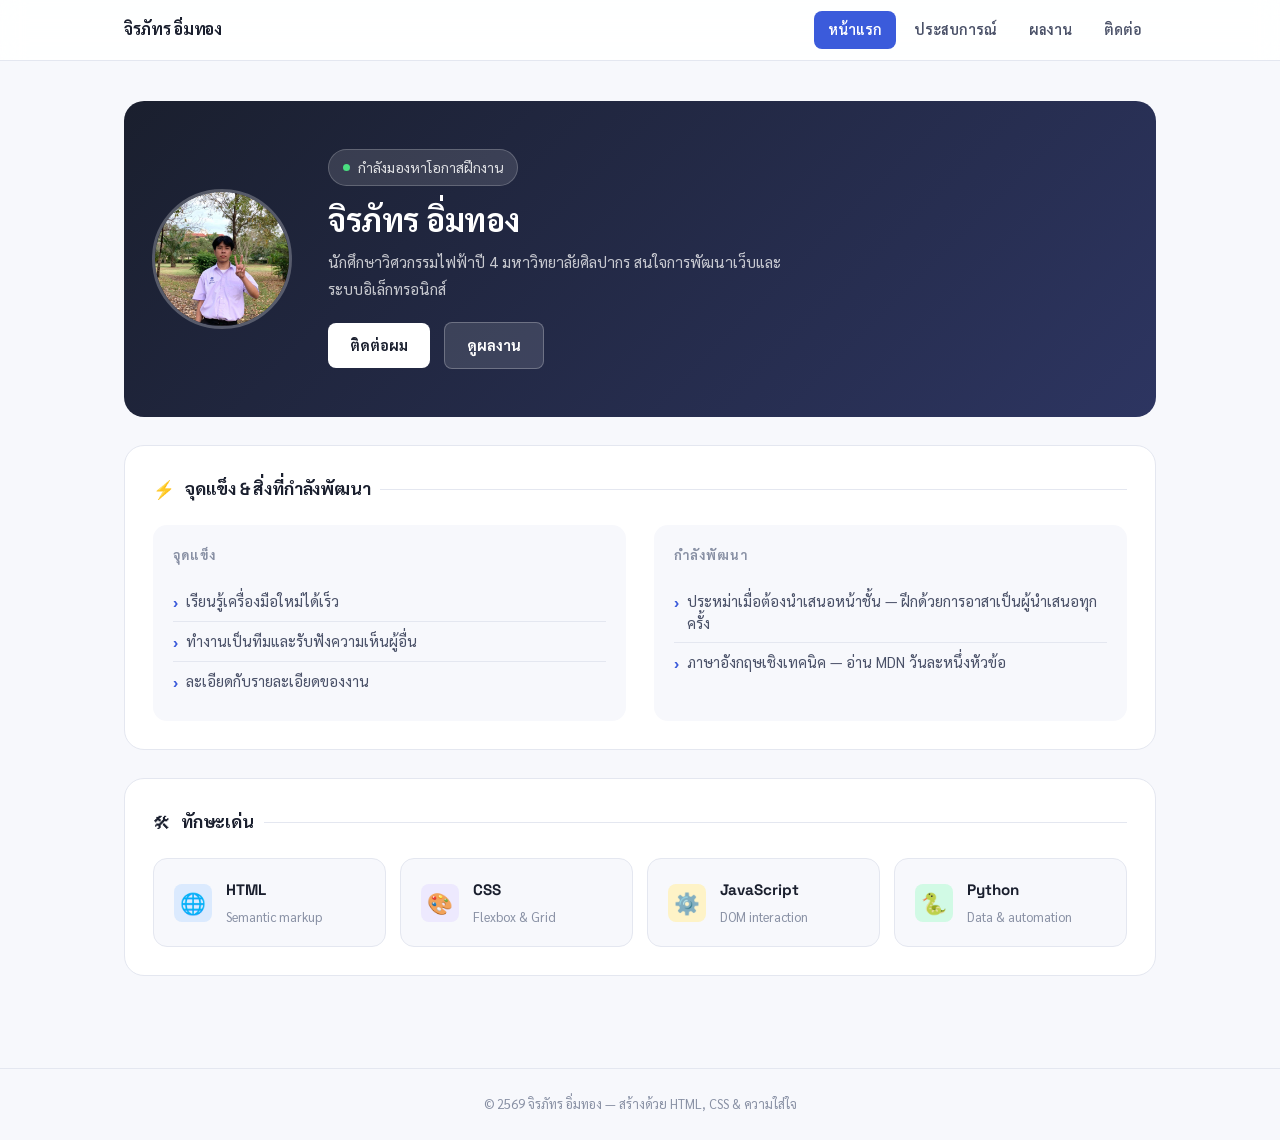
<file: index.html>
<!DOCTYPE html>
<html lang="th">
<head>
  <meta charset="UTF-8">
  <meta name="viewport" content="width=device-width, initial-scale=1.0">
  <title>หน้าแรก | จิรภัทร อิ่มทอง</title>
  <link rel="preconnect" href="https://fonts.googleapis.com">
  <link href="https://fonts.googleapis.com/css2?family=Sarabun:wght@300;400;600;700&family=Space+Grotesk:wght@400;600;700&display=swap" rel="stylesheet">
  <link rel="stylesheet" href="style.css">
</head>
<body>

<nav class="nav">
  <div class="nav-inner">
    <a href="index.html" class="nav-logo">จิรภัทร อิ่มทอง</a>
    <button class="menu-toggle" id="menu-toggle" aria-label="เปิดปิดเมนู" aria-expanded="false">☰</button>
    <div class="nav-links" id="nav-links">
      <a href="index.html" class="active">หน้าแรก</a>
      <a href="experience.html">ประสบการณ์</a>
      <a href="projects.html">ผลงาน</a>
      <a href="contact.html">ติดต่อ</a>
    </div>
  </div>
</nav>

<main>

  <!-- Hero -->
  <div class="hero">
    <img src="480169349_9198774656882216_2256564764529380308_n.jpg" alt="จิรภัทร อิ่มทอง" class="avatar">
    <div class="hero-text">
      <div class="hero-badge"><span class="dot"></span> กำลังมองหาโอกาสฝึกงาน</div>
      <h1>จิรภัทร อิ่มทอง</h1>
      <p class="hero-desc">นักศึกษาวิศวกรรมไฟฟ้าปี 4 มหาวิทยาลัยศิลปากร สนใจการพัฒนาเว็บและระบบอิเล็กทรอนิกส์</p>
      <a href="contact.html" class="btn">ติดต่อผม</a>
      <a href="projects.html" class="btn btn-ghost">ดูผลงาน</a>
    </div>
  </div>

  <!-- จุดแข็ง / กำลังพัฒนา -->
  <div class="card">
    <div class="sec-head">
      <span class="icon">⚡</span>
      <h2>จุดแข็ง & สิ่งที่กำลังพัฒนา</h2>
      <div class="bar"></div>
    </div>
    <div class="two-col">
      <div class="col-card">
        <h3>จุดแข็ง</h3>
        <ul>
          <li>เรียนรู้เครื่องมือใหม่ได้เร็ว</li>
          <li>ทำงานเป็นทีมและรับฟังความเห็นผู้อื่น</li>
          <li>ละเอียดกับรายละเอียดของงาน</li>
        </ul>
      </div>
      <div class="col-card">
        <h3>กำลังพัฒนา</h3>
        <ul>
          <li>ประหม่าเมื่อต้องนำเสนอหน้าชั้น — ฝึกด้วยการอาสาเป็นผู้นำเสนอทุกครั้ง</li>
          <li>ภาษาอังกฤษเชิงเทคนิค — อ่าน MDN วันละหนึ่งหัวข้อ</li>
        </ul>
      </div>
    </div>
  </div>

  <!-- ทักษะ -->
  <div class="card">
    <div class="sec-head">
      <span class="icon">🛠</span>
      <h2>ทักษะเด่น</h2>
      <div class="bar"></div>
    </div>
    <div class="skill-grid">
      <div class="skill-card">
        <div class="skill-icon blue">🌐</div>
        <div class="skill-info">
          <h3>HTML</h3>
          <p>Semantic markup</p>
        </div>
      </div>
      <div class="skill-card">
        <div class="skill-icon purple">🎨</div>
        <div class="skill-info">
          <h3>CSS</h3>
          <p>Flexbox & Grid</p>
        </div>
      </div>
      <div class="skill-card">
        <div class="skill-icon yellow">⚙️</div>
        <div class="skill-info">
          <h3>JavaScript</h3>
          <p>DOM interaction</p>
        </div>
      </div>
      <div class="skill-card">
        <div class="skill-icon green">🐍</div>
        <div class="skill-info">
          <h3>Python</h3>
          <p>Data & automation</p>
        </div>
      </div>
    </div>
  </div>

</main>

<footer>
  <p>© 2569 จิรภัทร อิ่มทอง — สร้างด้วย HTML, CSS & ความใส่ใจ</p>
</footer>

<script src="script.js"></script>
</body>
</html>
</file>
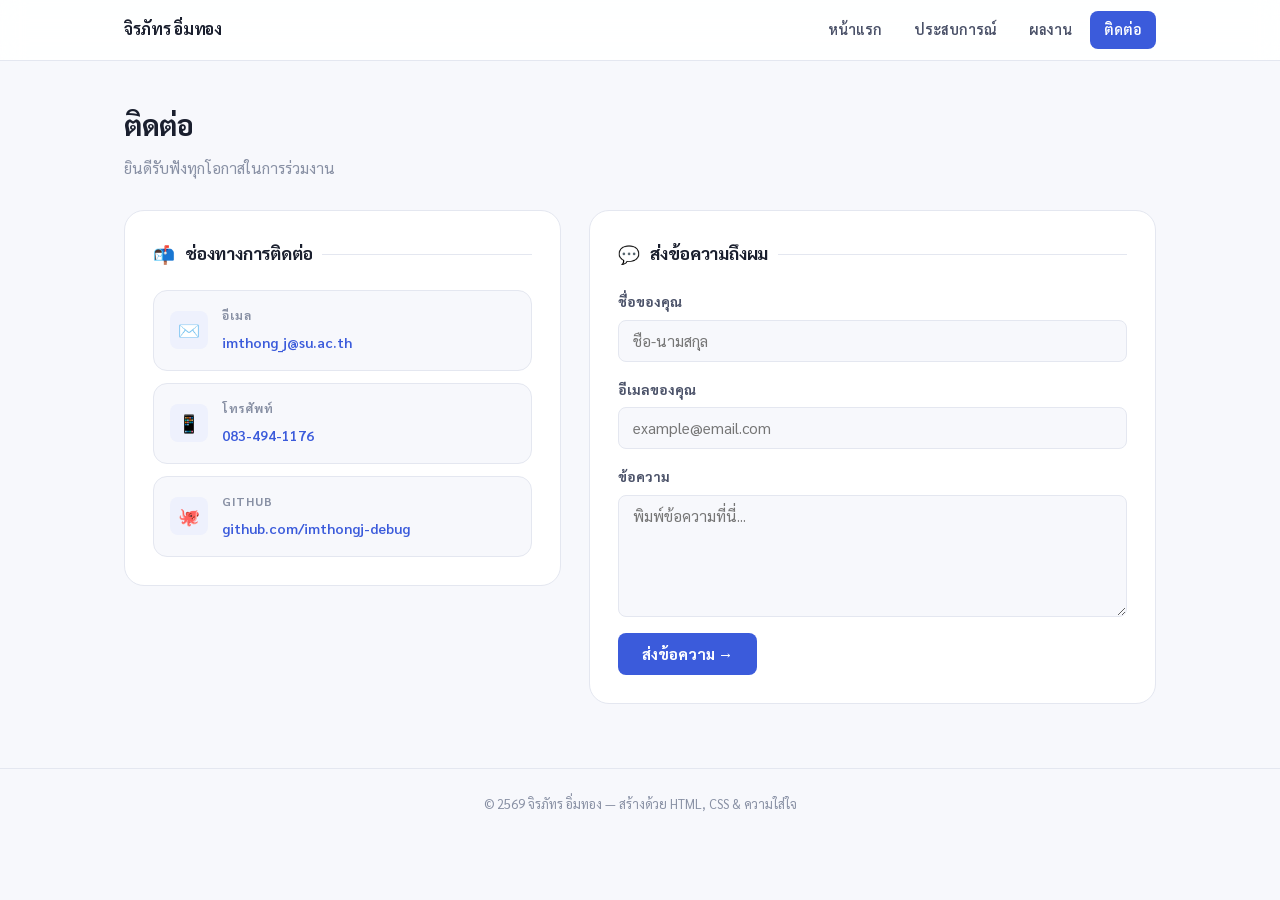
<file: contact.html>
<!DOCTYPE html>
<html lang="th">
<head>
  <meta charset="UTF-8">
  <meta name="viewport" content="width=device-width, initial-scale=1.0">
  <title>ติดต่อ | จิรภัทร อิ่มทอง</title>
  <link rel="preconnect" href="https://fonts.googleapis.com">
  <link href="https://fonts.googleapis.com/css2?family=Sarabun:wght@300;400;600;700&family=Space+Grotesk:wght@400;600;700&display=swap" rel="stylesheet">
  <link rel="stylesheet" href="style.css">
</head>
<body>

<nav class="nav">
  <div class="nav-inner">
    <a href="index.html" class="nav-logo">จิรภัทร อิ่มทอง</a>
    <button class="menu-toggle" id="menu-toggle" aria-label="เปิดปิดเมนู" aria-expanded="false">☰</button>
    <div class="nav-links" id="nav-links">
      <a href="index.html">หน้าแรก</a>
      <a href="experience.html">ประสบการณ์</a>
      <a href="projects.html">ผลงาน</a>
      <a href="contact.html" class="active">ติดต่อ</a>
    </div>
  </div>
</nav>

<main>

  <div class="page-header">
    <h1>ติดต่อ</h1>
    <p>ยินดีรับฟังทุกโอกาสในการร่วมงาน</p>
  </div>

  <div class="contact-grid">

    <div class="card" style="margin-bottom: 0;">
      <div class="sec-head">
        <span class="icon">📬</span>
        <h2>ช่องทางการติดต่อ</h2>
        <div class="bar"></div>
      </div>
      <div class="contact-items">
        <div class="contact-item">
          <div class="contact-icon">✉️</div>
          <div class="contact-info">
            <label>อีเมล</label>
            <a href="mailto:imthong_j@su.ac.th">imthong_j@su.ac.th</a>
          </div>
        </div>
        <div class="contact-item">
          <div class="contact-icon">📱</div>
          <div class="contact-info">
            <label>โทรศัพท์</label>
            <a href="tel:+66834941176">083-494-1176</a>
          </div>
        </div>
        <div class="contact-item">
          <div class="contact-icon">🐙</div>
          <div class="contact-info">
            <label>GitHub</label>
            <a href="https://github.com/imthongj-debug" target="_blank" rel="noopener">github.com/imthongj-debug</a>
          </div>
        </div>
      </div>
    </div>

    <div class="card" style="margin-bottom: 0;">
      <div class="sec-head">
        <span class="icon">💬</span>
        <h2>ส่งข้อความถึงผม</h2>
        <div class="bar"></div>
      </div>
      <form action="https://formspree.io/f/YOURID" method="POST">
        <div class="form-field">
          <label for="name">ชื่อของคุณ</label>
          <input type="text" id="name" name="name" placeholder="ชื่อ-นามสกุล" required>
        </div>
        <div class="form-field">
          <label for="email">อีเมลของคุณ</label>
          <input type="email" id="email" name="email" placeholder="example@email.com" required>
        </div>
        <div class="form-field">
          <label for="message">ข้อความ</label>
          <textarea id="message" name="message" rows="5" placeholder="พิมพ์ข้อความที่นี่..." required></textarea>
        </div>
        <button type="submit" class="btn-accent">ส่งข้อความ →</button>
      </form>
    </div>

  </div>

</main>

<footer>
  <p>© 2569 จิรภัทร อิ่มทอง — สร้างด้วย HTML, CSS & ความใส่ใจ</p>
</footer>

<script src="script.js"></script>
</body>
</html>
</file>
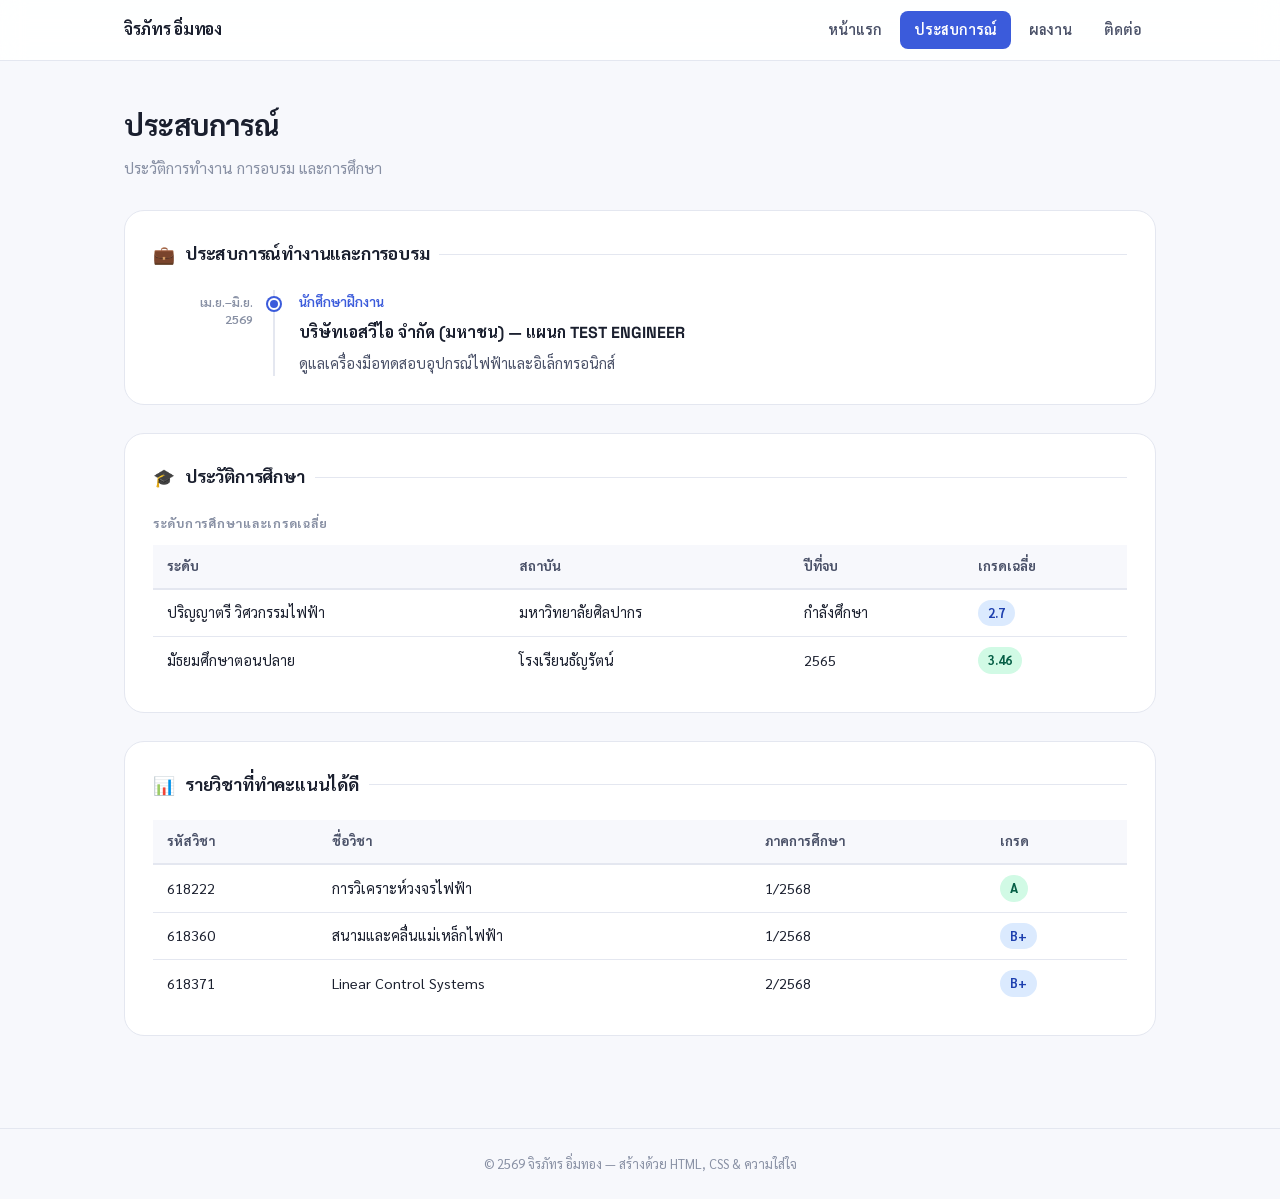
<file: experience.html>
<!DOCTYPE html>
<html lang="th">
<head>
  <meta charset="UTF-8">
  <meta name="viewport" content="width=device-width, initial-scale=1.0">
  <title>ประสบการณ์ | จิรภัทร อิ่มทอง</title>
  <link rel="preconnect" href="https://fonts.googleapis.com">
  <link href="https://fonts.googleapis.com/css2?family=Sarabun:wght@300;400;600;700&family=Space+Grotesk:wght@400;600;700&display=swap" rel="stylesheet">
  <link rel="stylesheet" href="style.css">
</head>
<body>

<nav class="nav">
  <div class="nav-inner">
    <a href="index.html" class="nav-logo">จิรภัทร อิ่มทอง</a>
    <button class="menu-toggle" id="menu-toggle" aria-label="เปิดปิดเมนู" aria-expanded="false">☰</button>
    <div class="nav-links" id="nav-links">
      <a href="index.html">หน้าแรก</a>
      <a href="experience.html" class="active">ประสบการณ์</a>
      <a href="projects.html">ผลงาน</a>
      <a href="contact.html">ติดต่อ</a>
    </div>
  </div>
</nav>

<main>

  <div class="page-header">
    <h1>ประสบการณ์</h1>
    <p>ประวัติการทำงาน การอบรม และการศึกษา</p>
  </div>

  <!-- ประสบการณ์ทำงาน -->
  <div class="card">
    <div class="sec-head">
      <span class="icon">💼</span>
      <h2>ประสบการณ์ทำงานและการอบรม</h2>
      <div class="bar"></div>
    </div>
    <div class="timeline">
      <div class="tl-item">
        <div class="tl-left">
          <div class="tl-period">เม.ย.–มิ.ย.<br>2569</div>
        </div>
        <div class="tl-right">
          <div class="tl-sub">นักศึกษาฝึกงาน</div>
          <div class="tl-title">บริษัทเอสวีไอ จำกัด (มหาชน) — แผนก TEST ENGINEER</div>
          <div class="tl-desc">ดูแลเครื่องมือทดสอบอุปกรณ์ไฟฟ้าและอิเล็กทรอนิกส์</div>
        </div>
      </div>
      </div>
    </div>
  </div>

  <!-- การศึกษา -->
  <div class="card">
    <div class="sec-head">
      <span class="icon">🎓</span>
      <h2>ประวัติการศึกษา</h2>
      <div class="bar"></div>
    </div>
    <table class="data-table">
      <caption>ระดับการศึกษาและเกรดเฉลี่ย</caption>
      <thead>
        <tr>
          <th>ระดับ</th>
          <th>สถาบัน</th>
          <th>ปีที่จบ</th>
          <th>เกรดเฉลี่ย</th>
        </tr>
      </thead>
      <tbody>
        <tr>
          <td>ปริญญาตรี วิศวกรรมไฟฟ้า</td>
          <td>มหาวิทยาลัยศิลปากร</td>
          <td>กำลังศึกษา</td>
          <td><span class="grade-pill Bp">2.7</span></td>
        </tr>
        <tr>
          <td>มัธยมศึกษาตอนปลาย</td>
          <td>โรงเรียนธัญรัตน์</td>
          <td>2565</td>
          <td><span class="grade-pill A">3.46</span></td>
        </tr>
      </tbody>
    </table>
  </div>

  <!-- รายวิชา -->
  <div class="card">
    <div class="sec-head">
      <span class="icon">📊</span>
      <h2>รายวิชาที่ทำคะแนนได้ดี</h2>
      <div class="bar"></div>
    </div>
    <table class="data-table">
      <thead>
        <tr>
          <th>รหัสวิชา</th>
          <th>ชื่อวิชา</th>
          <th>ภาคการศึกษา</th>
          <th>เกรด</th>
        </tr>
      </thead>
      <tbody>
        <tr>
          <td>618222</td>
          <td>การวิเคราะห์วงจรไฟฟ้า</td>
          <td>1/2568</td>
          <td><span class="grade-pill A">A</span></td>
        </tr>
        <tr>
          <td>618360</td>
          <td>สนามและคลื่นแม่เหล็กไฟฟ้า</td>
          <td>1/2568</td>
          <td><span class="grade-pill Bp">B+</span></td>
        </tr>
        <tr>
          <td>618371</td>
          <td>Linear Control Systems</td>
          <td>2/2568</td>
          <td><span class="grade-pill Bp">B+</span></td>
        </tr>
      </tbody>
    </table>
  </div>

</main>

<footer>
  <p>© 2569 จิรภัทร อิ่มทอง — สร้างด้วย HTML, CSS & ความใส่ใจ</p>
</footer>

<script src="script.js"></script>
</body>
</html>
</file>
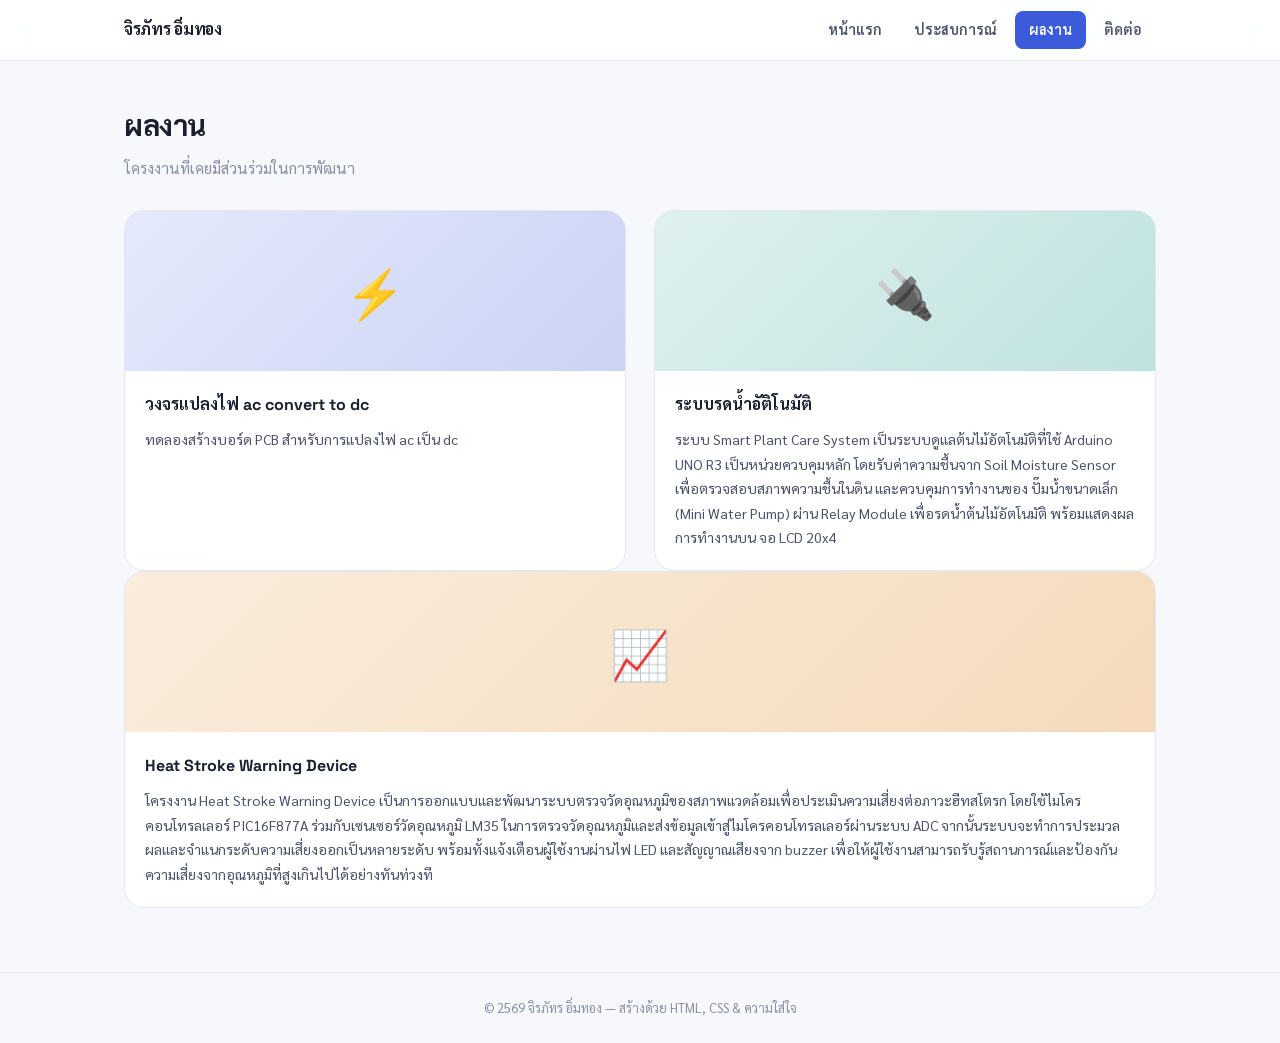
<file: projects.html>
<!DOCTYPE html>
<html lang="th">
<head>
  <meta charset="UTF-8">
  <meta name="viewport" content="width=device-width, initial-scale=1.0">
  <title>ผลงาน | จิรภัทร อิ่มทอง</title>
  <link rel="preconnect" href="https://fonts.googleapis.com">
  <link href="https://fonts.googleapis.com/css2?family=Sarabun:wght@300;400;600;700&family=Space+Grotesk:wght@400;600;700&display=swap" rel="stylesheet">
  <link rel="stylesheet" href="style.css">
</head>
<body>

<nav class="nav">
  <div class="nav-inner">
    <a href="index.html" class="nav-logo">จิรภัทร อิ่มทอง</a>
    <button class="menu-toggle" id="menu-toggle" aria-label="เปิดปิดเมนู" aria-expanded="false">☰</button>
    <div class="nav-links" id="nav-links">
      <a href="index.html">หน้าแรก</a>
      <a href="experience.html">ประสบการณ์</a>
      <a href="projects.html" class="active">ผลงาน</a>
      <a href="contact.html">ติดต่อ</a>
    </div>
  </div>
</nav>

<main>

  <div class="page-header">
    <h1>ผลงาน</h1>
    <p>โครงงานที่เคยมีส่วนร่วมในการพัฒนา</p>
  </div>

  <div class="project-grid">

    <article class="proj-card">
      <div class="proj-thumb proj-thumb-1">⚡</div>
      <div class="proj-body">
        <h3>วงจรแปลงไฟ ac convert to dc </h3>
        <p>ทดลองสร้างบอร์ด PCB สำหรับการแปลงไฟ ac เป็น dc</p>
        <div class="tech-tags">
        </div>
      </div>
    </article>

    <article class="proj-card">
      <div class="proj-thumb proj-thumb-2">🔌</div>
      <div class="proj-body">
        <h3>ระบบรดน้ำอัติโนมัติ</h3>
        <p>ระบบ Smart Plant Care System เป็นระบบดูแลต้นไม้อัตโนมัติที่ใช้ Arduino UNO R3 เป็นหน่วยควบคุมหลัก โดยรับค่าความชื้นจาก Soil Moisture Sensor เพื่อตรวจสอบสภาพความชื้นในดิน และควบคุมการทำงานของ ปั๊มน้ำขนาดเล็ก (Mini Water Pump) ผ่าน Relay Module เพื่อรดน้ำต้นไม้อัตโนมัติ พร้อมแสดงผลการทำงานบน จอ LCD 20x4</p>
        </div>
      </div>
    </article>

    <article class="proj-card">
      <div class="proj-thumb proj-thumb-3">📈</div>
      <div class="proj-body">
        <h3>Heat Stroke Warning Device</h3>
        <p> โครงงาน Heat Stroke Warning Device เป็นการออกแบบและพัฒนาระบบตรวจวัดอุณหภูมิของสภาพแวดล้อมเพื่อประเมินความเสี่ยงต่อภาวะฮีทสโตรก โดยใช้ไมโครคอนโทรลเลอร์ PIC16F877A ร่วมกับเซนเซอร์วัดอุณหภูมิ LM35 ในการตรวจวัดอุณหภูมิและส่งข้อมูลเข้าสู่ไมโครคอนโทรลเลอร์ผ่านระบบ ADC จากนั้นระบบจะทำการประมวลผลและจำแนกระดับความเสี่ยงออกเป็นหลายระดับ พร้อมทั้งแจ้งเตือนผู้ใช้งานผ่านไฟ LED และสัญญาณเสียงจาก buzzer เพื่อให้ผู้ใช้งานสามารถรับรู้สถานการณ์และป้องกันความเสี่ยงจากอุณหภูมิที่สูงเกินไปได้อย่างทันท่วงที</p>
        </div>
      </div>
    </article>

  </div>

</main>

<footer>
  <p>© 2569 จิรภัทร อิ่มทอง — สร้างด้วย HTML, CSS & ความใส่ใจ</p>
</footer>

<script src="script.js"></script>
</body>
</html>
</file>
<file: style.css>
/* ===== RESET ===== */
*, *::before, *::after { margin: 0; padding: 0; box-sizing: border-box; }
img { display: block; max-width: 100%; }
ul { list-style: none; }
a { text-decoration: none; }

/* ===== TOKENS ===== */
:root {
  --ink:        #1a1f2e;
  --ink-soft:   #4a5168;
  --ink-faint:  #8890a4;
  --paper:      #f7f8fc;
  --surface:    #ffffff;
  --accent:     #3b5bdb;
  --accent-dim: #eef1fd;
  --teal:       #0d9488;
  --line:       #e4e7f0;

  --r-sm: 8px;
  --r-md: 14px;
  --r-lg: 20px;

  --font-sans: "Space Grotesk", "Sarabun", sans-serif;
  --font-body: "Sarabun", sans-serif;

  --max-w: 1080px;
  --gap: 28px;
}

/* ===== BASE ===== */
body {
  font-family: var(--font-body);
  font-size: 16px;
  line-height: 1.75;
  color: var(--ink);
  background: var(--paper);
  -webkit-font-smoothing: antialiased;
}

/* ===== NAV ===== */
.nav {
  position: sticky;
  top: 0;
  z-index: 100;
  background: rgba(255,255,255,0.88);
  backdrop-filter: blur(12px);
  -webkit-backdrop-filter: blur(12px);
  border-bottom: 1px solid var(--line);
}
.nav-inner {
  max-width: var(--max-w);
  margin: 0 auto;
  padding: 0 24px;
  height: 60px;
  display: flex;
  align-items: center;
  justify-content: space-between;
}
.nav-logo {
  font-family: var(--font-sans);
  font-weight: 700;
  font-size: 1rem;
  color: var(--ink);
  letter-spacing: -0.3px;
}
.nav-links {
  display: flex;
  gap: 4px;
}
.nav-links a {
  font-family: var(--font-body);
  font-size: 0.9rem;
  font-weight: 600;
  color: var(--ink-soft);
  background: none;
  border: none;
  padding: 6px 14px;
  border-radius: var(--r-sm);
  cursor: pointer;
  transition: background 0.15s, color 0.15s;
  display: block;
}
.nav-links a:hover {
  background: var(--accent-dim);
  color: var(--accent);
  text-decoration: none;
}
.nav-links a.active {
  background: var(--accent);
  color: #fff;
}
.menu-toggle {
  display: none;
  background: none;
  border: 1px solid var(--line);
  border-radius: var(--r-sm);
  width: 38px;
  height: 38px;
  font-size: 1.1rem;
  cursor: pointer;
  color: var(--ink);
  align-items: center;
  justify-content: center;
}

/* ===== MAIN ===== */
main {
  max-width: var(--max-w);
  margin: 0 auto;
  padding: 40px 24px 64px;
}

/* ===== CARD ===== */
.card {
  background: var(--surface);
  border: 1px solid var(--line);
  border-radius: var(--r-lg);
  padding: var(--gap);
  margin-bottom: var(--gap);
}

/* ===== HERO ===== */
.hero {
  display: grid;
  grid-template-columns: auto 1fr;
  gap: 36px;
  align-items: center;
  padding: 48px var(--gap);
  background: linear-gradient(135deg, #1a1f2e 0%, #2d3561 100%);
  border-radius: var(--r-lg);
  margin-bottom: var(--gap);
  border: none;
  color: #fff;
}
.avatar-initials {
  width: 140px;
  height: 140px;
  border-radius: 50%;
  background: linear-gradient(135deg, #3b5bdb, #0d9488);
  display: flex;
  align-items: center;
  justify-content: center;
  font-family: var(--font-sans);
  font-size: 2.4rem;
  font-weight: 700;
  color: #fff;
  border: 3px solid rgba(255,255,255,0.25);
}
.avatar {
  width: 140px;
  height: 140px;
  border-radius: 50%;
  object-fit: cover;
  border: 3px solid rgba(255,255,255,0.25);
}
.hero-text h1 {
  font-family: var(--font-sans);
  font-size: 2rem;
  font-weight: 700;
  color: #fff;
  letter-spacing: -0.5px;
  line-height: 1.2;
  margin-bottom: 8px;
}
.hero-badge {
  display: inline-flex;
  align-items: center;
  gap: 8px;
  background: rgba(255,255,255,0.12);
  border: 1px solid rgba(255,255,255,0.2);
  border-radius: 999px;
  padding: 5px 14px;
  font-size: 0.875rem;
  color: rgba(255,255,255,0.85);
  margin-bottom: 16px;
}
.hero-badge .dot {
  width: 7px;
  height: 7px;
  border-radius: 50%;
  background: #4ade80;
  animation: pulse 2s infinite;
}
@keyframes pulse {
  0%, 100% { opacity: 1; }
  50% { opacity: 0.4; }
}
.hero-desc {
  color: rgba(255,255,255,0.75);
  font-size: 0.97rem;
  max-width: 480px;
  margin-bottom: 20px;
}
.btn {
  display: inline-block;
  padding: 10px 22px;
  background: #fff;
  color: var(--ink);
  font-family: var(--font-body);
  font-size: 0.9rem;
  font-weight: 700;
  border: none;
  border-radius: var(--r-sm);
  cursor: pointer;
  transition: opacity 0.15s, transform 0.15s;
}
.btn:hover { opacity: 0.9; transform: translateY(-1px); text-decoration: none; }
.btn-ghost {
  background: rgba(255,255,255,0.12);
  color: #fff;
  border: 1px solid rgba(255,255,255,0.25);
  margin-left: 10px;
}
.btn-ghost:hover { background: rgba(255,255,255,0.2); }

/* ===== SECTION HEADING ===== */
.sec-head {
  display: flex;
  align-items: center;
  gap: 10px;
  margin-bottom: 20px;
}
.sec-head h2 {
  font-family: var(--font-sans);
  font-size: 1.1rem;
  font-weight: 700;
  color: var(--ink);
  letter-spacing: -0.2px;
}
.sec-head .bar {
  flex: 1;
  height: 1px;
  background: var(--line);
}
.sec-head .icon { font-size: 1.1rem; }

/* ===== PAGE HEADER ===== */
.page-header { margin-bottom: var(--gap); }
.page-header h1 {
  font-family: var(--font-sans);
  font-size: 1.8rem;
  font-weight: 700;
  color: var(--ink);
  letter-spacing: -0.5px;
}
.page-header p { color: var(--ink-faint); font-size: 0.95rem; margin-top: 4px; }

/* ===== TWO COL ===== */
.two-col {
  display: grid;
  grid-template-columns: 1fr 1fr;
  gap: var(--gap);
}
.col-card {
  background: var(--paper);
  border-radius: var(--r-md);
  padding: 20px;
}
.col-card h3 {
  font-family: var(--font-sans);
  font-size: 0.8rem;
  font-weight: 700;
  letter-spacing: 0.08em;
  text-transform: uppercase;
  color: var(--ink-faint);
  margin-bottom: 14px;
}
.col-card li {
  padding: 8px 0;
  border-bottom: 1px solid var(--line);
  font-size: 0.93rem;
  color: var(--ink-soft);
  display: flex;
  gap: 8px;
  align-items: flex-start;
  line-height: 1.5;
}
.col-card li::before {
  content: "›";
  color: var(--accent);
  font-weight: 700;
  flex-shrink: 0;
  margin-top: 1px;
}
.col-card li:last-child { border-bottom: none; }

/* ===== SKILL GRID ===== */
.skill-grid {
  display: grid;
  grid-template-columns: repeat(auto-fit, minmax(180px, 1fr));
  gap: 14px;
}
.skill-card {
  background: var(--paper);
  border: 1px solid var(--line);
  border-radius: var(--r-md);
  padding: 18px 20px;
  display: flex;
  align-items: center;
  gap: 14px;
  transition: border-color 0.15s, box-shadow 0.15s;
}
.skill-card:hover {
  border-color: var(--accent);
  box-shadow: 0 0 0 3px var(--accent-dim);
}
.skill-icon {
  width: 38px;
  height: 38px;
  border-radius: var(--r-sm);
  display: flex;
  align-items: center;
  justify-content: center;
  font-size: 1.3rem;
  flex-shrink: 0;
}
.skill-icon.blue   { background: #dbeafe; }
.skill-icon.green  { background: #d1fae5; }
.skill-icon.yellow { background: #fef3c7; }
.skill-icon.purple { background: #ede9fe; }
.skill-info h3 {
  font-family: var(--font-sans);
  font-size: 0.95rem;
  font-weight: 700;
  color: var(--ink);
  margin-bottom: 2px;
}
.skill-info p { font-size: 0.8rem; color: var(--ink-faint); }

/* ===== TIMELINE ===== */
.timeline { position: relative; }
.tl-item {
  display: grid;
  grid-template-columns: 100px 1fr;
  gap: 20px;
  padding-bottom: 28px;
}
.tl-item:last-child { padding-bottom: 0; }
.tl-left { padding-top: 4px; text-align: right; }
.tl-period {
  font-size: 0.78rem;
  color: var(--ink-faint);
  line-height: 1.4;
  font-weight: 600;
}
.tl-right {
  border-left: 2px solid var(--line);
  padding-left: 24px;
  position: relative;
}
.tl-right::before {
  content: "";
  position: absolute;
  left: -7px;
  top: 8px;
  width: 12px;
  height: 12px;
  border-radius: 50%;
  background: var(--accent);
  border: 2px solid var(--surface);
  box-shadow: 0 0 0 2px var(--accent);
}
.tl-title {
  font-family: var(--font-sans);
  font-size: 1rem;
  font-weight: 700;
  color: var(--ink);
  margin-bottom: 4px;
}
.tl-sub {
  font-size: 0.83rem;
  color: var(--accent);
  font-weight: 600;
  margin-bottom: 6px;
}
.tl-desc { font-size: 0.9rem; color: var(--ink-soft); }

/* ===== TABLE ===== */
.data-table {
  width: 100%;
  border-collapse: collapse;
  font-size: 0.9rem;
}
.data-table caption {
  text-align: left;
  font-size: 0.78rem;
  font-weight: 700;
  text-transform: uppercase;
  letter-spacing: 0.06em;
  color: var(--ink-faint);
  padding-bottom: 10px;
}
.data-table th {
  text-align: left;
  padding: 10px 14px;
  background: var(--paper);
  color: var(--ink-soft);
  font-weight: 700;
  font-size: 0.82rem;
  border-bottom: 2px solid var(--line);
}
.data-table td {
  padding: 10px 14px;
  border-bottom: 1px solid var(--line);
  color: var(--ink);
}
.data-table tbody tr:last-child td { border-bottom: none; }
.data-table tbody tr:hover td { background: var(--accent-dim); }
.grade-pill {
  display: inline-block;
  padding: 2px 10px;
  border-radius: 999px;
  font-size: 0.8rem;
  font-weight: 700;
}
.grade-pill.A  { background: #d1fae5; color: #065f46; }
.grade-pill.Bp { background: #dbeafe; color: #1e40af; }

/* ===== PROJECT GRID ===== */
.project-grid {
  display: grid;
  grid-template-columns: repeat(auto-fit, minmax(280px, 1fr));
  gap: var(--gap);
}
.proj-card {
  background: var(--surface);
  border: 1px solid var(--line);
  border-radius: var(--r-lg);
  overflow: hidden;
  display: flex;
  flex-direction: column;
  transition: box-shadow 0.2s, transform 0.2s;
}
.proj-card:hover {
  box-shadow: 0 12px 32px rgba(59,91,219,.12);
  transform: translateY(-3px);
}
.proj-thumb {
  height: 160px;
  display: flex;
  align-items: center;
  justify-content: center;
  font-size: 3rem;
}
.proj-thumb-1 { background: linear-gradient(135deg, #3b5bdb22, #3b5bdb44); color: #3b5bdb; }
.proj-thumb-2 { background: linear-gradient(135deg, #0d948822, #0d948844); color: #0d9488; }
.proj-thumb-3 { background: linear-gradient(135deg, #d9770022, #d9770044); color: #d97706; }
.proj-body { padding: 20px; flex: 1; display: flex; flex-direction: column; }
.proj-body h3 {
  font-family: var(--font-sans);
  font-size: 1rem;
  font-weight: 700;
  color: var(--ink);
  margin-bottom: 8px;
}
.proj-body p { font-size: 0.88rem; color: var(--ink-soft); flex: 1; }
.tech-tags { display: flex; flex-wrap: wrap; gap: 6px; margin: 12px 0; }
.tech-tag {
  padding: 3px 10px;
  background: var(--accent-dim);
  color: var(--accent);
  border-radius: 999px;
  font-size: 0.78rem;
  font-weight: 600;
}
.proj-links { display: flex; gap: 12px; margin-top: auto; }
.proj-link { font-size: 0.85rem; font-weight: 700; color: var(--accent); }
.proj-link:hover { text-decoration: underline; }

/* ===== CONTACT ===== */
.contact-grid {
  display: grid;
  grid-template-columns: 1fr 1.3fr;
  gap: var(--gap);
  align-items: start;
}
.contact-items { display: flex; flex-direction: column; gap: 12px; }
.contact-item {
  display: flex;
  gap: 14px;
  align-items: center;
  padding: 14px 16px;
  background: var(--paper);
  border-radius: var(--r-md);
  border: 1px solid var(--line);
}
.contact-icon {
  width: 38px;
  height: 38px;
  border-radius: var(--r-sm);
  background: var(--accent-dim);
  display: flex;
  align-items: center;
  justify-content: center;
  font-size: 1.1rem;
  flex-shrink: 0;
}
.contact-info label {
  display: block;
  font-size: 0.75rem;
  font-weight: 700;
  text-transform: uppercase;
  letter-spacing: 0.06em;
  color: var(--ink-faint);
  margin-bottom: 2px;
}
.contact-info a, .contact-info span {
  font-size: 0.9rem;
  color: var(--ink);
  font-weight: 600;
}
.contact-info a { color: var(--accent); }
.contact-info a:hover { text-decoration: underline; }

/* ===== FORM ===== */
.form-field { display: flex; flex-direction: column; gap: 6px; margin-bottom: 16px; }
.form-field label { font-size: 0.85rem; font-weight: 700; color: var(--ink-soft); }
.form-field input,
.form-field textarea {
  padding: 10px 14px;
  border: 1.5px solid var(--line);
  border-radius: var(--r-sm);
  font-family: var(--font-body);
  font-size: 0.95rem;
  color: var(--ink);
  background: var(--paper);
  transition: border-color 0.15s, box-shadow 0.15s;
}
.form-field input:focus,
.form-field textarea:focus {
  outline: none;
  border-color: var(--accent);
  box-shadow: 0 0 0 3px var(--accent-dim);
  background: #fff;
}
.form-field textarea { resize: vertical; }
.btn-accent {
  background: var(--accent);
  color: #fff;
  border: none;
  padding: 11px 24px;
  border-radius: var(--r-sm);
  font-family: var(--font-body);
  font-size: 0.95rem;
  font-weight: 700;
  cursor: pointer;
  transition: background 0.15s, transform 0.15s;
}
.btn-accent:hover { background: #2d4ec4; transform: translateY(-1px); }

/* ===== FOOTER ===== */
footer {
  text-align: center;
  padding: 24px;
  font-size: 0.8rem;
  color: var(--ink-faint);
  border-top: 1px solid var(--line);
}

/* ===== RESPONSIVE ===== */
@media (max-width: 700px) {
  .hero { grid-template-columns: 1fr; text-align: center; padding: 32px 20px; }
  .avatar-initials, .avatar { margin: 0 auto; }
  .hero-desc { margin: 0 auto 20px; }
  .two-col { grid-template-columns: 1fr; }
  .tl-item { grid-template-columns: 1fr; }
  .tl-left { text-align: left; }
  .tl-right { border-left: none; padding-left: 0; }
  .tl-right::before { display: none; }
  .contact-grid { grid-template-columns: 1fr; }
  .nav-links {
    display: none;
    flex-direction: column;
    position: absolute;
    top: 60px; left: 0; right: 0;
    background: #fff;
    border-bottom: 1px solid var(--line);
    padding: 12px;
  }
  .nav-links.open { display: flex; }
  .menu-toggle { display: flex; }
  main { padding: 20px 16px 48px; }
}
@media (max-width: 480px) {
  .hero-text h1 { font-size: 1.5rem; }
  .data-table { display: block; overflow-x: auto; }
  .btn { display: block; text-align: center; }
  .btn-ghost { margin-left: 0; margin-top: 8px; }
}
@media print {
  .nav, .btn, .btn-accent, footer { display: none; }
  .card { border: none; box-shadow: none; break-inside: avoid; }
}
</file>
